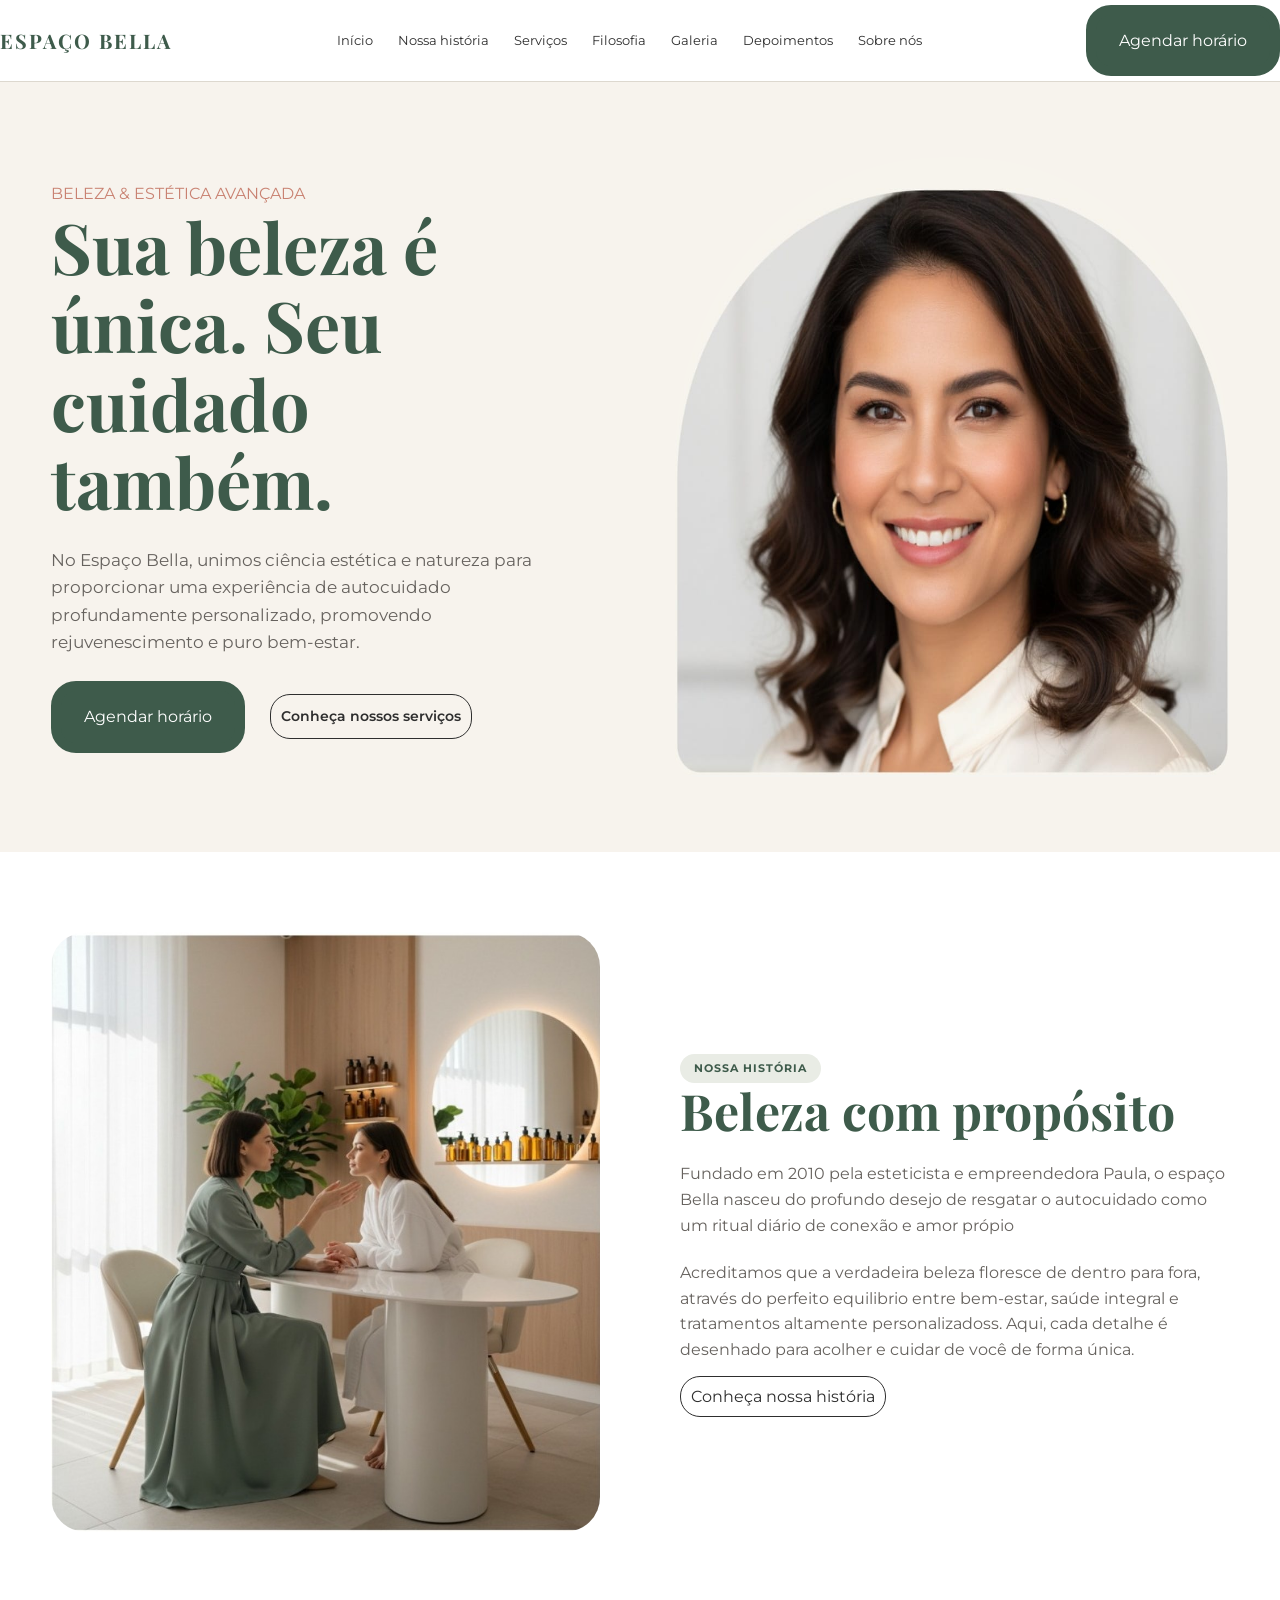
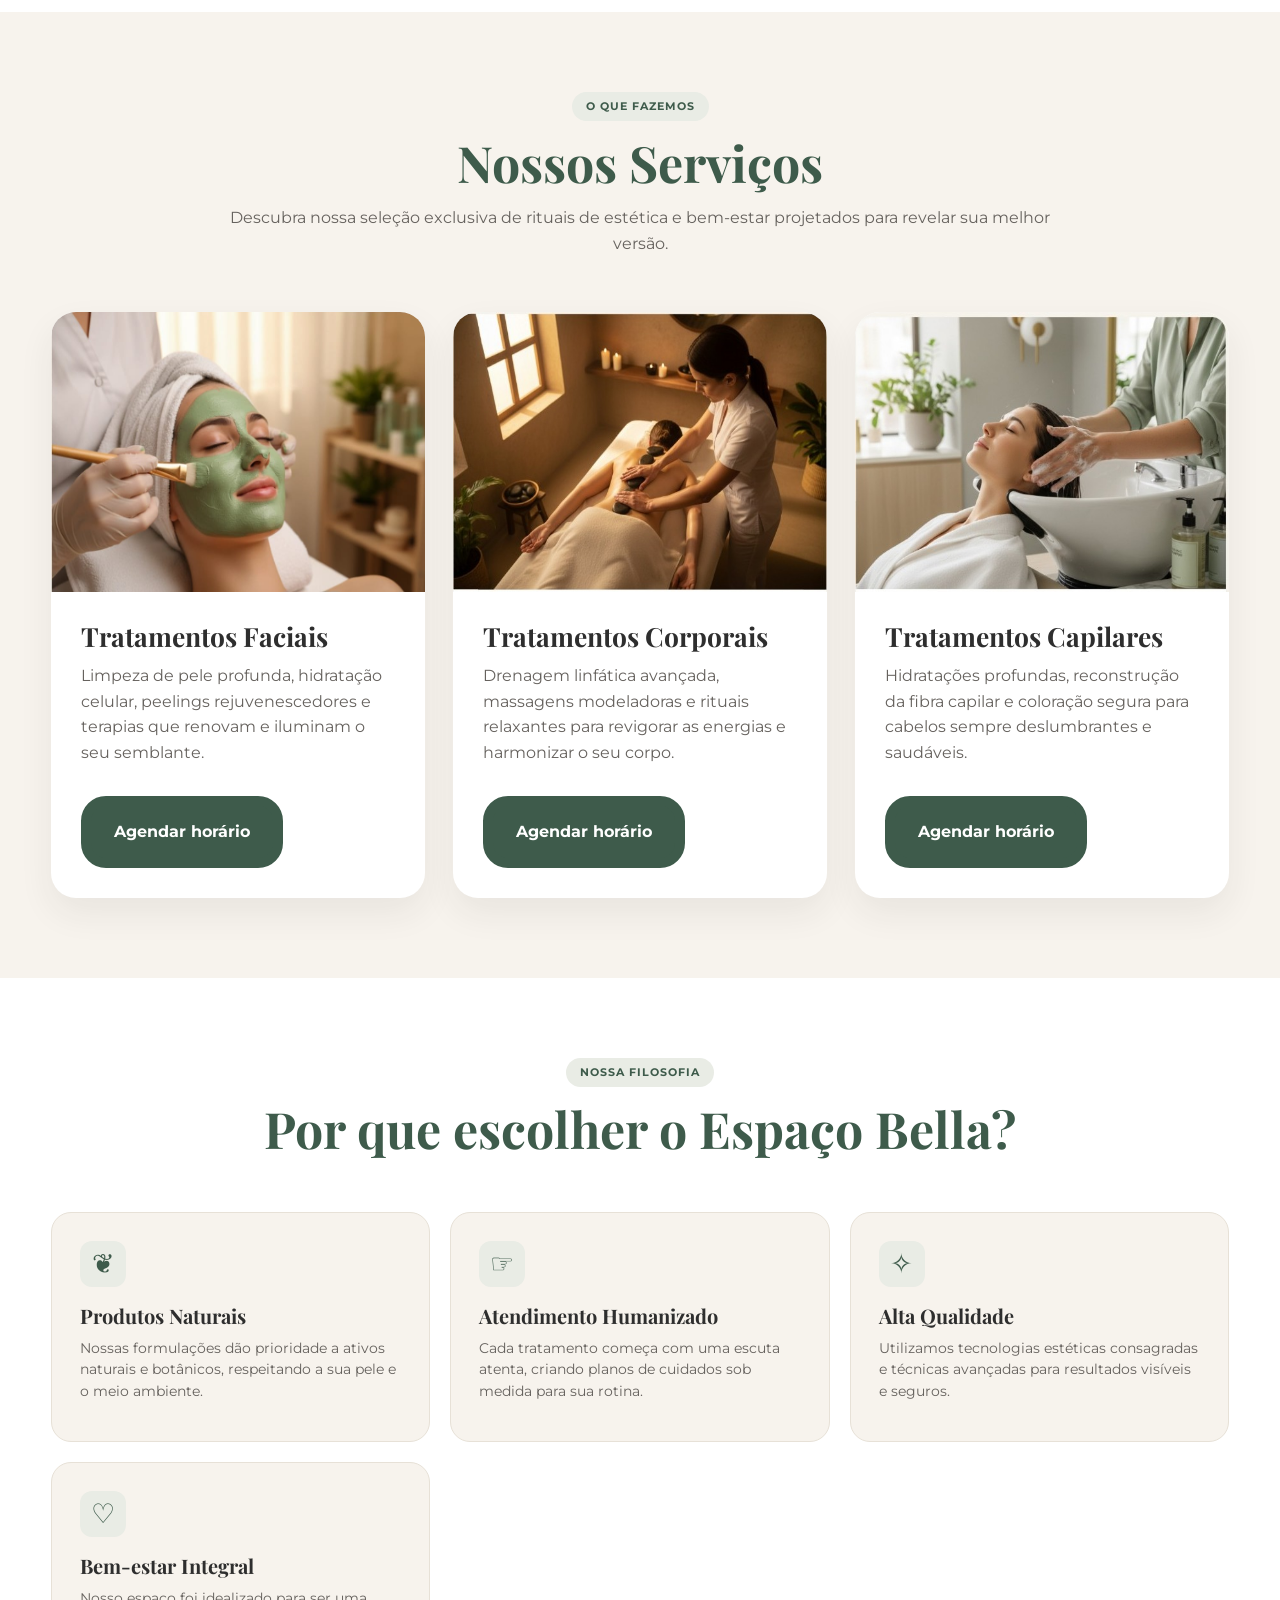
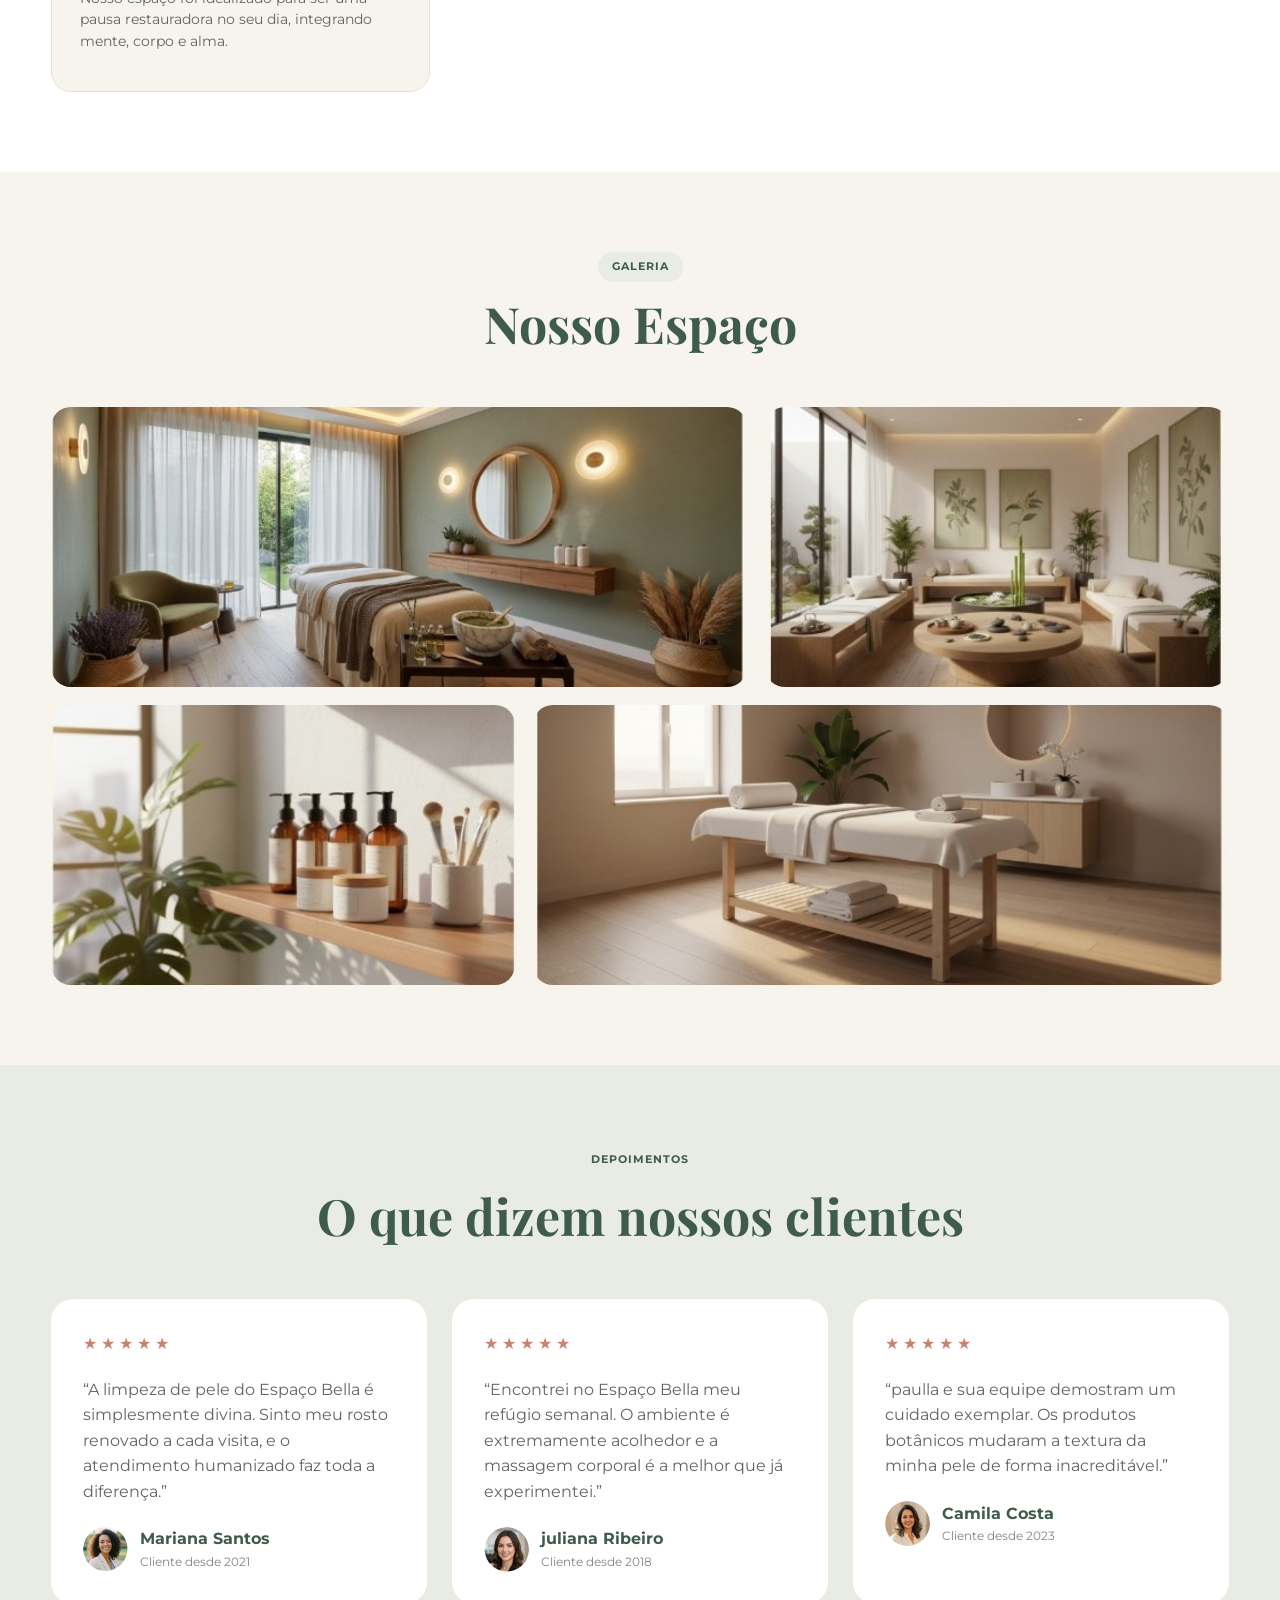
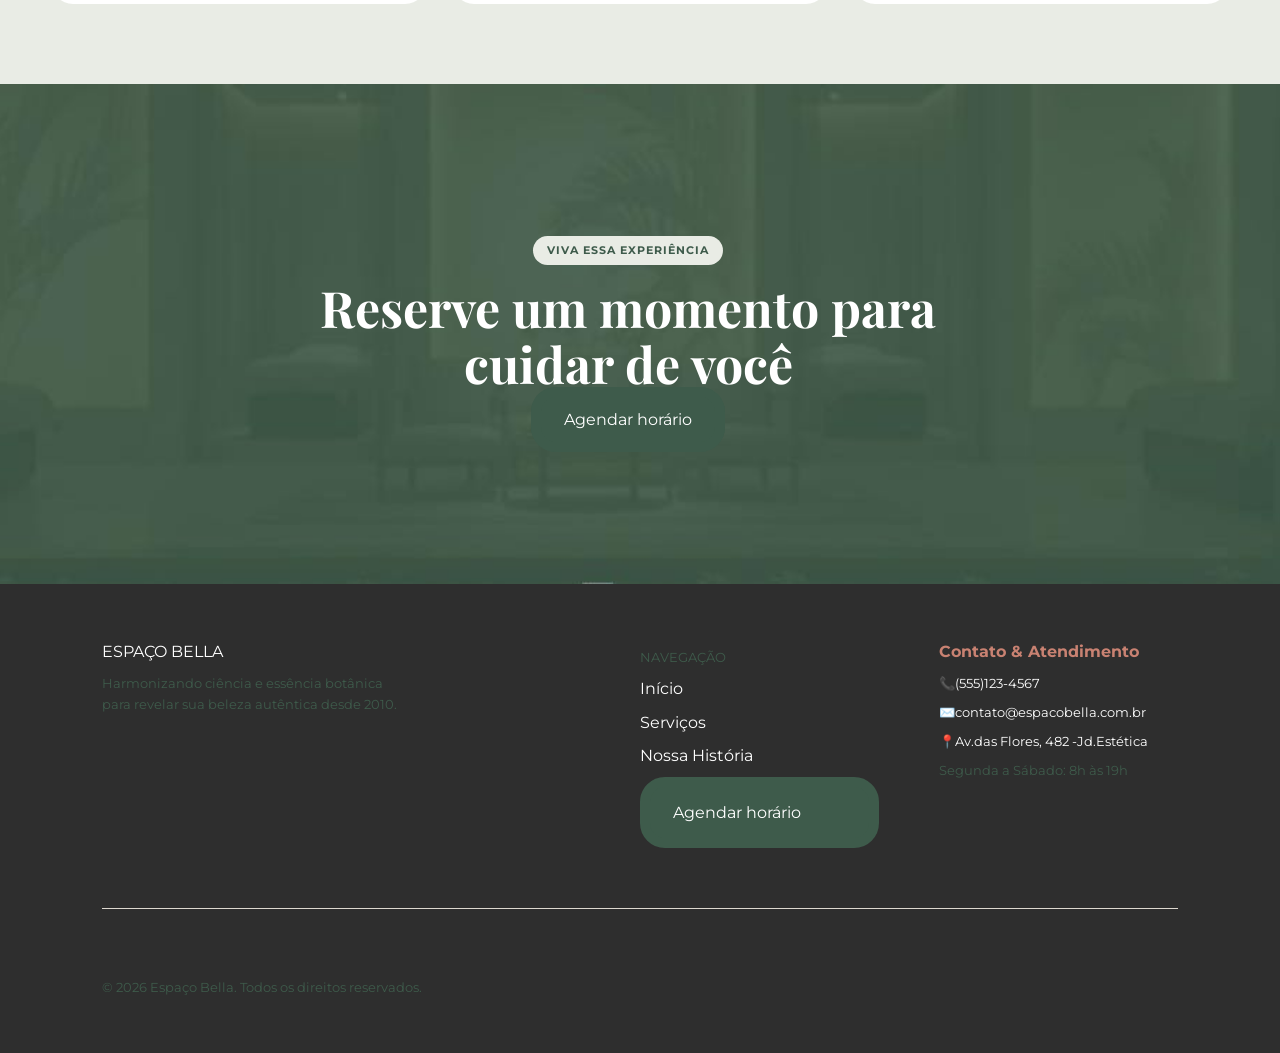
<file: index.html>
<!DOCTYPE html>
<html lang="pt-BR">
<head>
    <meta charset="UTF-8">
    <title>Espaço Bella | Beleza, cuidado e bem-estar</title>
    <meta name="description" content="Espaço Bella — centro de beleza e estética com tratamentos faciais, corporais e capilares.">
    <link rel="preconnect" href="https://fonts.googleapis.com">
    <link rel="preconnect" href="https://fonts.gstatic.com" crossorigin>
    <link href="https://fonts.googleapis.com/css2?family=Montserrat:wght@400;500;600;700&family=Playfair+Display:wght@500;600;700&display=swap" rel="stylesheet">
    <link rel="stylesheet" href="style.css">
</head>
<body>
<!--CABEÇALHO E MENU -->
<header class="topo">
    <a class="logo">ESPAÇO BELLA</a>

    <nav class="menu">
        <a href="#inicio">Início</a>
        <a href="#nossa historia"> Nossa história</a>
        <a href="#servicos">Serviços</a>
        <a href="#filosofia">Filosofia</a>
        <a href="#galeria">Galeria</a>
        <a href="#depoimentos">Depoimentos</a>
        <a href="sobre.html">Sobre nós</a>

    </nav>

    <a id="bt-agenda" href="agendamento.html">Agendar horário</a>
</header>
<!-- CONTEÚDO PRINCIPAL -->
<main>
    <!-- PÁGINA INICIAL -->
    <section class="hero" id="inicio">
        <div class="hero-texto">
            <span class="sub-titulo">BELEZA & ESTÉTICA AVANÇADA</span>
            <!-- Título principal -->
            <h1>Sua beleza é única. Seu cuidado também.</h1>
             <!-- Texto de apresentação -->
            <p>No Espaço Bella, unimos ciência estética e natureza para proporcionar uma experiência de autocuidado profundamente personalizado, promovendo rejuvenescimento e puro bem-estar.</p>
            <!-- Botões de acesso -->
            <div class="hero-botoes">
                <a id="bt-agenda" href="agendamento.html">Agendar horário</a>
                <a class="botao-link" > Conheça nossos serviços</a>
            </div>
        </div>
        <!-- Imagem principal -->
        <div class="hero-imagem">
            <img src="imagens/mulher1.jpeg" alt="Ambiente acolhedor com toalhas, plantas e produtos naturais">
        </div>
    </section>
    <!-- NOSSA HISTÓRIA -->
    <section class="historia secao" id="historia">
        <div class="historia-imagem">
            <img src="imagens/especialista.jpg" alt="Profissional conversando com uma cliente no Espaço Bella">
        </div>

        <div class="historia-texto">
            <span class="etiqueta">NOSSA HISTÓRIA</span>
            <h2>Beleza com propósito</h2>
            <p>Fundado em 2010 pela esteticista e empreendedora Paula, o espaço Bella nasceu do profundo desejo de resgatar o autocuidado como um ritual diário de conexão e amor própio</p>
            <p>Acreditamos que a verdadeira beleza floresce de dentro para fora, através do perfeito equilibrio entre bem-estar, saúde integral e tratamentos altamente personalizadoss. Aqui, cada detalhe é desenhado para acolher e cuidar de você de forma única.</p>
            <a href="sobre.html">Conheça nossa história</a>
        </div>
    </section>
    <!-- SERVIÇOS -->
    <section class="servicos secao-clara" id="servicos">
        <!-- Título e descrição da seção -->
        <div class="cabecalho-secao">
            <span class="etiqueta">O QUE FAZEMOS</span>
            <h2>Nossos Serviços</h2>
            <p>Descubra nossa seleção exclusiva de rituais de estética e bem-estar projetados para revelar sua melhor versão.</p>
        </div>
        <!-- Grade dos serviços -->
        <div class="cards-servicos">
            <!-- Primeiro serviço -->
            <article class="card-servico">
                <img src="imagens/facial.jpeg" alt="Tratamento facial com máscara natural">
                <div class="card-conteudo">
                    <h3>Tratamentos Faciais</h3>
                    <p>Limpeza de pele profunda, hidratação celular, peelings rejuvenescedores e terapias que renovam e iluminam o seu semblante.</p>
                    <a id="bt-agenda" href="agendamento.html">Agendar horário</a>
                </div>
            </article>
            <!-- Segundo serviço -->
            <article class="card-servico">
                <img src="imagens/corporal.jpg" alt="Tratamento corporal com massagem">
                <div class="card-conteudo">
                    <h3>Tratamentos Corporais</h3>
                    <p>Drenagem linfática avançada, massagens modeladoras e rituais relaxantes para revigorar as energias e harmonizar o seu corpo.</p>
                    <a id="bt-agenda" href="agendamento.html">Agendar horário</a>
                </div>
            </article>
            <!-- Terceiro serviço -->
            <article class="card-servico">
                <img src="imagens/capilar.jpg" alt="Tratamento capilar em lavatório">
                <div class="card-conteudo">
                    <h3>Tratamentos Capilares</h3>
                    <p>Hidratações profundas, reconstrução da fibra capilar e coloração segura para cabelos sempre deslumbrantes e saudáveis.</p>
                    <a id="bt-agenda" href="agendamento.html">Agendar horário</a>
                </div>
            </article>
        </div>
    </section>
    <!-- FILOSOFIA E BENEFÍCIOS -->
    <section class="filosofia secao" id="filosofia">
        <!-- Título da seção -->
        <div class="cabecalho-secao alinhado-centro">
            <span class="etiqueta">NOSSA FILOSOFIA</span>
            <h2>Por que escolher o Espaço Bella?</h2>
        </div>
        <!-- Grade dos benefícios -->
        <div class="beneficios">
            <article class="beneficio">
                <div class="icone">❦</div>
                <h3>Produtos Naturais</h3>
                <p>Nossas formulações dão prioridade a ativos naturais e botânicos, respeitando a sua pele e o meio ambiente.</p>
            </article>
            <!-- Benefício 1 -->
            <article class="beneficio">
                <div class="icone">☞</div>
                <h3>Atendimento Humanizado</h3>
                <p>Cada tratamento começa com uma escuta atenta, criando planos de cuidados sob medida para sua rotina.</p>
            </article>
            <!-- Benefício 2 -->
            <article class="beneficio">
                <div class="icone">✧</div>
                <h3>Alta Qualidade</h3>
                <p>Utilizamos tecnologias estéticas consagradas e técnicas avançadas para resultados visíveis e seguros.</p>
            </article>
            <!-- Benefício 3 -->
            <article class="beneficio">
                <div class="icone">♡</div>
                <h3>Bem-estar Integral</h3>
                <p>Nosso espaço foi idealizado para ser uma pausa restauradora no seu dia, integrando mente, corpo e alma.</p>
            </article>
        </div>
    </section>
    <!-- GALERIA / NOSSO ESPAÇO -->
    <section class="galeria secao-clara" id="galeria">
        <!-- Título da galeria -->
        <div class="cabecalho-secao galeria-titulo">
            <span class="etiqueta">GALERIA</span>
            <h2>Nosso Espaço</h2>
        </div>
        <!-- Grade de imagens -->
        <div class="grade-galeria">
            <!-- Primeira linha: 60% / 40% -->
    <div class="linha">
        <img src="imagens/galeria-1.jpg" alt="visão interna do nosso espaço">
        <img src="imagens/galeria-4.jpg" alt="visão da sala de espera do espaço">
    </div>
    <!-- Segunda linha: 40% / 60% -->
    <div class="linha linha-invertida">
        <img src="imagens/galeria-2.jpg" alt="alguns dos nossos produtos">
        <img src="imagens/galeria-5.jpg" alt="cama de massagem">

        
    </div>

</div>
    </section>
    <!-- DEPOIMENTOS DOS CLIENTES -->
    <section class="depoimentos secao" id="depoimentos">
        <!-- Título da seção -->
        <div class="cabecalho-secao alinhado-centro">
            <span class="etiqueta">DEPOIMENTOS</span>
            <h2>O que dizem nossos clientes</h2>
        </div>
         <!-- Cartões dos depoimentos -->
        <div class="cards-depoimentos">
            <!-- Depoimento de uma cliente -->
            <article class="depoimento">
                <div class="estrelas">★★★★★</div>
                <p>“A limpeza de pele do Espaço Bella é simplesmente divina. Sinto meu rosto renovado a cada visita, e o atendimento humanizado faz toda a diferença.”</p>
                <!-- Foto e identificação da cliente -->
                <div class="cliente">
                    <img src="imagens/mulher01.jpeg" alt="Mariana">
                    <div>
                    <strong>Mariana Santos</strong>
                    <span>Cliente desde 2021</span>
                    </div>
                </div>
            </article>

            <article class="depoimento">
                <div class="estrelas">★★★★★</div>
                <p>“Encontrei no Espaço Bella meu refúgio semanal. O ambiente é extremamente acolhedor e a massagem corporal é a melhor que já experimentei.”</p>
                <div class="cliente">
                    <img src="imagens/mulher2.jpeg" alt="Mariana">
                    <div>
                    <strong>juliana Ribeiro</strong>
                    <span>Cliente desde 2018</span>
                    </div>
                </div>
            </article>

            <article class="depoimento">
                <div class="estrelas">★★★★★</div>
                <p>“paulla e sua equipe demostram um cuidado exemplar. Os produtos botânicos mudaram a textura da minha pele de forma inacreditável.”</p>     
                <div class="cliente">
                    <img src="imagens/mulher3.jpeg" alt="Mariana">
                    <div>
                    <strong>Camila Costa</strong>
                    <span>Cliente desde 2023</span>
                    </div>
                </div>
            </article>
        </div>
    </section>
    <!-- AGENDAMENTO -->
    <section class="agendar" id="agendar">
        <div>
            <span class="etiqueta">VIVA ESSA EXPERIÊNCIA</span>
            <h2>Reserve um momento para <br>cuidar de você</h2>
            <a id="bt-agenda" href="agendamento.html">Agendar horário</a>
        </div>
        
    </section>
</main>
<!-- RODAPÉ -->
<footer class="rodape">
    <!-- Texto e botão de agendamento -->
    <div>
        <a >ESPAÇO <span>BELLA</span></a>
        <p>Harmonizando ciência e essência botânica<br> para revelar sua beleza autêntica desde 2010.</p>
    </div>
    <!-- Links de navegação -->
    <div class="rodape-links">
        <p>NAVEGAÇÃO</p>
        <a href="#inicio">Início</a>
        <a href="#servicos">Serviços</a>
        <a href="#historia">Nossa História</a>
        <a id="bt-agenda" href="agendamento.html">Agendar horário</a>
    </div>
    <!-- Informações de contato -->
    <div class="contatar">
        <strong>Contato & Atendimento</strong>
        <p>📞(555)123-4567</p>
        <p>✉️contato@espacobella.com.br</p>
        <p>📍Av.das Flores, 482 -Jd.Estética</p>
        <p id="disponibilidade">Segunda a Sábado: 8h às 19h</p>
    </div>
    <hr>
    <!-- Direitos autorais -->
    <P class="copyright">© 2026 Espaço Bella. Todos os direitos reservados.</P>

</footer>

</body>
</html>
</file>
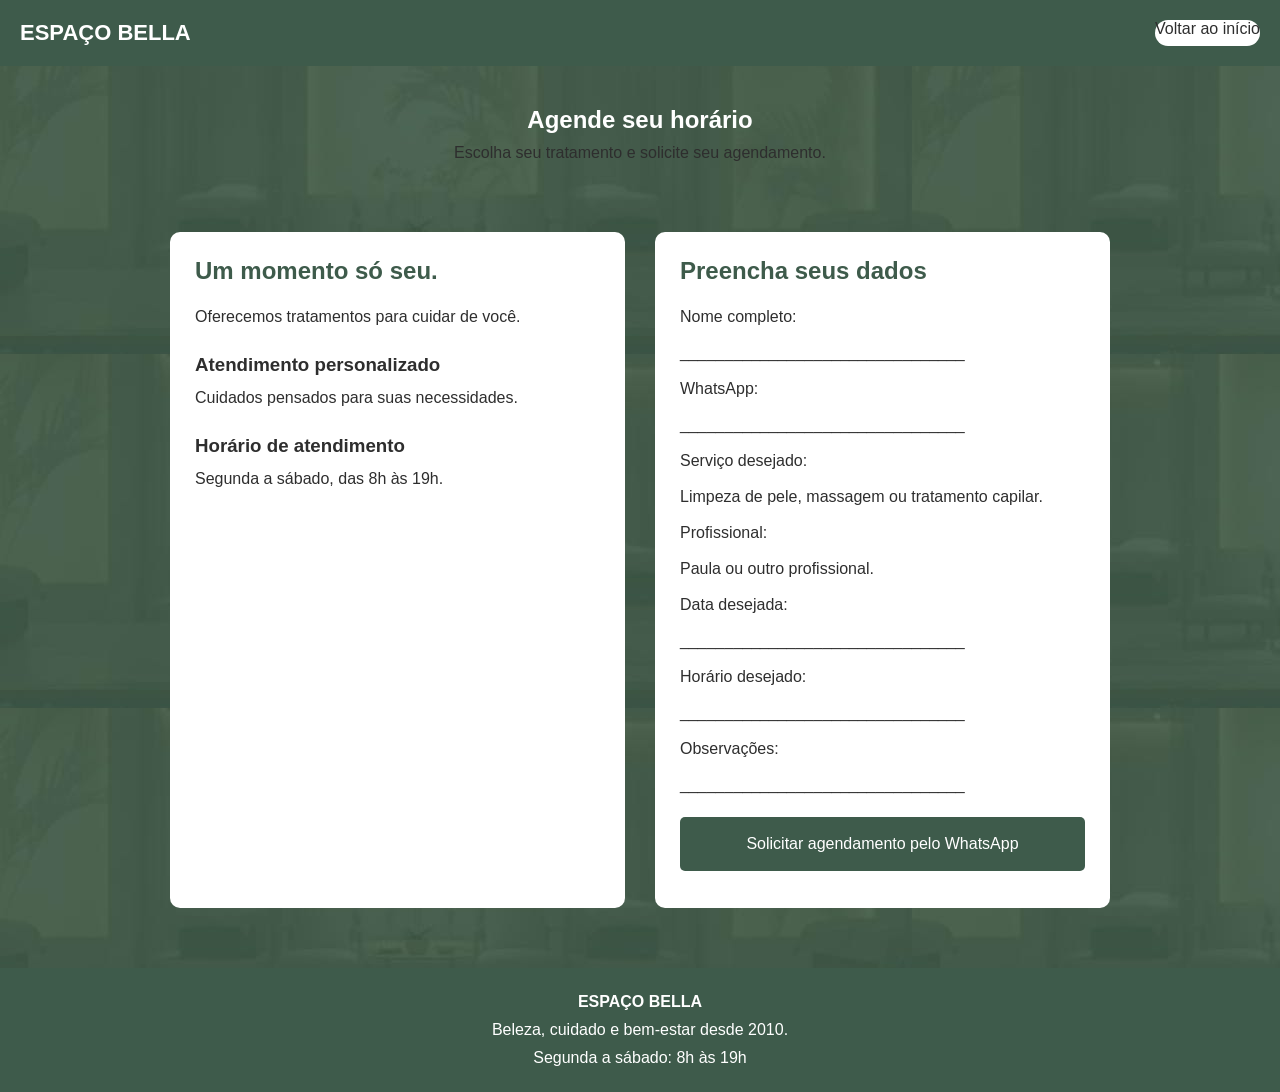
<file: agendamento.html>
<!DOCTYPE html>
<html lang="pt-BR">
<head>
    <meta charset="UTF-8">
    <meta name="viewport" content="width=device-width, initial-scale=1.0">
    <title>Agendamento | Espaço Bella</title>
    <link rel="stylesheet" href="agendamento.css">
</head>
<body>

    <header class="topo">
        <a href="index.html" class="logo">ESPAÇO BELLA</a>
        <a href="index.html" class="voltar">Voltar ao início</a>
    </header>

    <main>
        <section class="apresentacao">
            <h1>Agende seu horário</h1>
            <p>Escolha seu tratamento e solicite seu agendamento.</p>
        </section>

        <section class="area-agendamento">

            <div class="informacoes">
                <h2>Um momento só seu.</h2>
                <p>Oferecemos tratamentos para cuidar de você.</p>

                <h3>Atendimento personalizado</h3>
                <p>Cuidados pensados para suas necessidades.</p>

                <h3>Horário de atendimento</h3>
                <p>Segunda a sábado, das 8h às 19h.</p>
            </div>

            <div class="formulario-container">
                <h2>Preencha seus dados</h2>

                <form>
                    <p>Nome completo:</p>
                    <p>________________________________</p>

                    <p>WhatsApp:</p>
                    <p>________________________________</p>

                    <p>Serviço desejado:</p>
                    <p>Limpeza de pele, massagem ou tratamento capilar.</p>

                    <p>Profissional:</p>
                    <p>Paula ou outro profissional.</p>

                    <p>Data desejada:</p>
                    <p>________________________________</p>

                    <p>Horário desejado:</p>
                    <p>________________________________</p>

                    <p>Observações:</p>
                    <p>________________________________</p>

                    <p>
                        <a>
                            Solicitar agendamento pelo WhatsApp
                        </a>
                    </p>
                </form>
            </div>

        </section>
    </main>

    <footer class="rodape">
        <a href="index.html">ESPAÇO BELLA</a>
        <p>Beleza, cuidado e bem-estar desde 2010.</p>
        <p>Segunda a sábado: 8h às 19h</p>
    </footer>

</body>
</html>
</file>
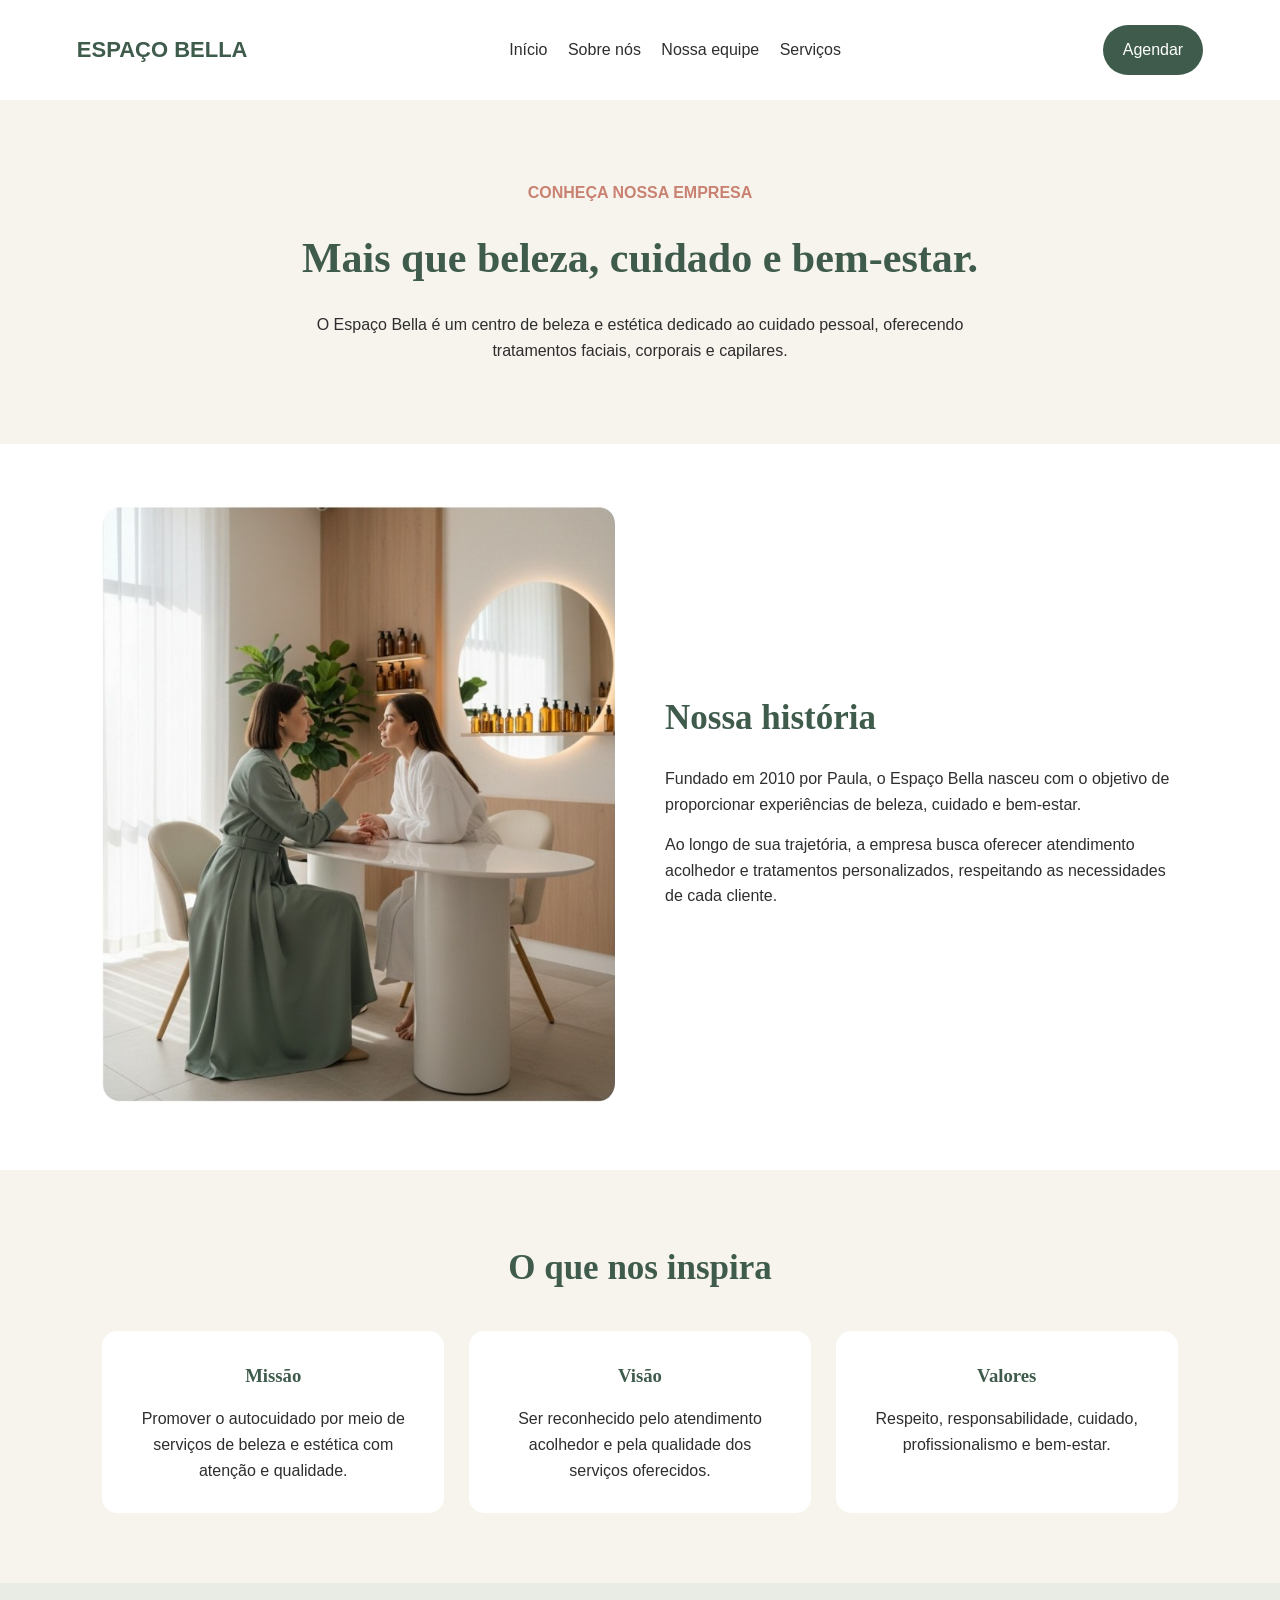
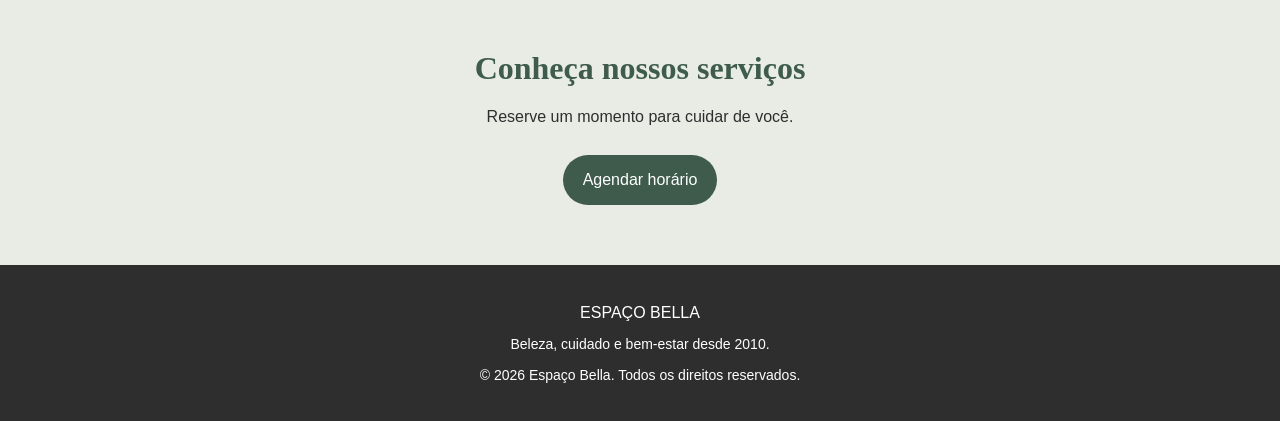
<file: sobre.html>
<!DOCTYPE html>
<html lang="pt-BR">
<head>
    <meta charset="UTF-8">
    <meta name="viewport" content="width=device-width, initial-scale=1.0">

    <title>Sobre Nós | Espaço Bella</title>

    <link rel="stylesheet" href="sobre.css">
</head>
<body>

    <!-- CABEÇALHO -->
    <header class="topo">
        <a href="index.html" class="logo">ESPAÇO BELLA</a>

        <nav>
            <a href="index.html">Início</a>
            <a href="sobre.html">Sobre nós</a>
            <a href="#equipe">Nossa equipe</a>
            <a href="#servicos">Serviços</a>
        </nav>

        <a href="agendamento.html" class="botao">Agendar</a>
    </header>

    <main>

        <!-- APRESENTAÇÃO -->
        <section class="apresentacao">
            <p class="subtitulo">CONHEÇA NOSSA EMPRESA</p>

            <h1>Mais que beleza, cuidado e bem-estar.</h1>

            <p>
                O Espaço Bella é um centro de beleza e estética
                dedicado ao cuidado pessoal, oferecendo tratamentos
                faciais, corporais e capilares.
            </p>
        </section>

        <!-- HISTÓRIA -->
        <section class="historia">

            <div class="imagem">
                <img src="imagens/especialista.jpg"
                     alt="Profissional de estética atendendo uma cliente">
            </div>

            <div class="texto">
                <h2>Nossa história</h2>

                <p>
                    Fundado em 2010 por Paula, o Espaço Bella
                    nasceu com o objetivo de proporcionar experiências
                    de beleza, cuidado e bem-estar.
                </p>

                <p>
                    Ao longo de sua trajetória, a empresa busca oferecer
                    atendimento acolhedor e tratamentos personalizados,
                    respeitando as necessidades de cada cliente.
                </p>
            </div>

        </section>

        <!-- MISSÃO, VISÃO E VALORES -->
        <section class="valores">

            <h2>O que nos inspira</h2>

            <div class="cards">

                <article class="card">
                    <h3>Missão</h3>
                    <p>
                        Promover o autocuidado por meio de serviços
                        de beleza e estética com atenção e qualidade.
                    </p>
                </article>

                <article class="card">
                    <h3>Visão</h3>
                    <p>
                        Ser reconhecido pelo atendimento acolhedor
                        e pela qualidade dos serviços oferecidos.
                    </p>
                </article>

                <article class="card">
                    <h3>Valores</h3>
                    <p>
                        Respeito, responsabilidade, cuidado,
                        profissionalismo e bem-estar.
                    </p>
                </article>

            </div>
        </section>

        <!-- CHAMADA PARA AGENDAMENTO -->
        <section class="convite">
            <h2>Conheça nossos serviços</h2>

            <p>
                Reserve um momento para cuidar de você.
            </p>

            <a href="agendamento.html" class="botao">
                Agendar horário
            </a>
        </section>

    </main>

    <!-- RODAPÉ -->
    <footer class="rodape">
        <a href="index.html">ESPAÇO BELLA</a>
        <p>Beleza, cuidado e bem-estar desde 2010.</p>
        <p>© 2026 Espaço Bella. Todos os direitos reservados.</p>
    </footer>

</body>
</html>
</file>
<file: style.css>
/* CONFIGURAÇÕES GERAIS */
* {
    margin: 0;
    padding: 0;
    box-sizing: border-box;
}



body {
    background: #F7F3ED;
    color: #2E2E2E;
    font-family: "Montserrat", Arial, sans-serif;
    line-height: 1.6;
}

/* Faz as imagens ocuparem toda a largura disponível */
img {
    display: block;
    width: 100%;
    
}

a {
    color:#2E2E2E;
    text-decoration: none;
    border-radius: 10px;
}
#bt-agenda{
    border: #3e5b4b 10px solid ;
    border-radius: 25px;
    background-color: #3e5b4b;
    color: white;
    padding: 13px 23px;
}
.sub-titulo{
    color: #C98272;
}
/* TEXTOS E FONTES */
h1, h2, h3 {
    font-family: "Playfair Display", Georgia, serif;
    line-height: 1.12;
}

h1 {
    font-size: 70px;
    color: #3E5B4B;
}

h2 {
    font-size: 50px;
    color: #3E5B4B;
}

h3 {
    font-size: 1.65rem;
}

p {
    color: #66625E;
}
/* CABEÇALHO E MENU */
.topo {
    width: 100%;
    margin: 0 auto;
    min-height: 82px;
    display: flex;
    align-items: center;
    justify-content: space-between;
    gap: 25px;
    border-bottom: 1px solid #DDD8CF;
    background-color: white;
}

.logo {
    font-family: "Playfair Display", Georgia, serif;
    font-size: 1.25rem;
    font-weight: 700;
    letter-spacing: 2px;
    color: #3E5B4B;
    white-space: nowrap;
}


/* Organiza os itens do menu lado a lado */
.menu {
    display: flex;
    justify-content: center;
    /* Espaço entre os itens */
    gap: 25px;
    flex-wrap: wrap;
    font-size: .82rem;
    color: #55514D;
}

.menu a:hover,
.rodape a:hover {
    color: #C98272;
}
/* BOTÕES */
.botao {
    display: inline-flex;
    align-items: center;
    justify-content: center;
    background: #3E5B4B;
    color: white;
    border-radius: 30px;
    padding: 13px 23px;
    font-weight: 600;
    font-size: .84rem;
    border: 1px solid #3E5B4B;
}

.botao:hover {
    background: #2E4639;
}

.botao-topo {
    white-space: nowrap;
}

.botao-link {
    color:#2E2E2E;
    font-weight: 600;
    font-size: .9rem;
    padding: 10px;
    border:1px #2E2E2E solid;
    border-radius: 20px 20px 20px 20px;
}
/* ETIQUETAS */
.etiqueta {
    display: inline-block;
    background: #E9ECE5;
    color: #3E5B4B;
    border-radius: 20px;
    padding: 6px 14px;
    font-size: .68rem;
    font-weight: 700;
    letter-spacing: 1px;
}
/* PÁGINA INICIAL */
/* Organiza texto e imagem em duas colunas */
.hero {
    width: min(1180px, 92%);
    margin: 0 auto;
    min-height: 720px;
    display: grid;
    grid-template-columns: 1fr 1fr;
    align-items: center;
    gap: 70px;
    padding: 75px 0;
}

.hero-texto p {
    max-width: 530px;
    font-size: 1.08rem;
    margin: 25px 0;
}
.historia-texto >a{
    border: #2E2E2E 1px solid;
    padding: 10px;
    border-radius: 20px 20px 20px 20px;
}
.hero-texto h1 em,
.historia-texto h2 em {
    color: #C98272;
    font-weight: 500;
}

.hero-botoes {
    display: flex;
    align-items: center;
    gap: 25px;
    flex-wrap: wrap;
}

.hero-imagem {
    position: relative;
}

.hero-imagem img {
    height: 620px;
    border-radius: 48% 48% 22px 22px;
}

.secao,
.secao-clara {
    padding: 80px 4%;
}

.secao-clara {
    background: #F7F3ED;
}
/* NOSSA HISTÓRIA */
.historia {
    background: #FFFFFF;
    display: grid;
    grid-template-columns: 1fr 1fr;
    align-items: center;
    gap: 80px;
}

.historia-imagem img {
    height: 600px;
    border-radius: 35px;
}

.historia-texto p {
    max-width: 550px;
    margin: 22px 0;
}

.historia-texto .botao-link {
    display: inline-block;
    margin-top: 15px;
}
/* TÍTULOS DAS SEÇÕES */
.cabecalho-secao {
    text-align: center;
    max-width: 850px;
    margin: 0 auto 55px;
    
}
.filosofia{
    background-color: white;
}
.cabecalho-secao h2 {
    margin: 14px 0;
}

.cabecalho-secao p {
    font-size: 1rem;
}
/* SERVIÇOS */
/* Organiza os três cartões de serviços */
.cards-servicos {
    display: grid;
    grid-template-columns: 1fr 1fr 1fr;
    gap: 28px;
}

.card-servico {
    background: #FFFFFF;
    border-radius: 25px;
    overflow: hidden;
    box-shadow: 0 15px 35px rgba(46, 46, 46, .07);
}

.card-servico img {
    height: 280px;
}

.card-conteudo {
    padding: 30px;
}

.card-conteudo h3 {
    margin-bottom: 12px;
}

.card-conteudo p {
    min-height: 115px;
}

.card-conteudo a {
    display: inline-block;
    margin-top: 18px;
    color: #C98272;
    font-weight: 700;
}

.card-conteudo a span {
    margin-left: 8px;
    font-size: 1.2rem;
}

.alinhado-centro {
    text-align: center;
}
/* FILOSOFIA E BENEFÍCIOS */
.beneficios {
    display: grid;
    grid-template-columns: 1fr 1fr 1fr;
    gap: 20px;
}

.beneficio {
    background: #F7F3ED;
    border: 1px solid #E7E1D7;
    border-radius: 20px;
    padding: 28px;
    min-height: 230px;
}

.icone {
    width: 46px;
    height: 46px;
    border-radius: 12px;
    background: #E9ECE5;
    color: #3E5B4B;
    display: grid;
    place-items: center;
    font-size: 1.7rem;
    margin-bottom: 18px;
}

.beneficio h3 {
    font-size: 1.25rem;
    margin-bottom: 10px;
}

.beneficio p {
    font-size: .85rem;
}
/* GALERIA - NOSSO ESPAÇO */
.galeria {
    background: #F7F3ED;
}

.galeria-titulo {
    text-align: center;
    max-width: 1180px;
}
/* Organiza as imagens da galeria */
.grade-galeria {
    display: grid;
    gap: 18px;
}
/* Primeira linha: 60% para a primeira imagem
   e 40% para a segunda */

.linha {
    display: grid;
    grid-template-columns: 3fr 2fr;
    gap: 18px;
}
/* Segunda linha: inverte para 40% e 60% */
.linha-invertida {
    grid-template-columns: 2fr 3fr;
}

.linha img {
    width: 100%;
    height: 280px;
    object-fit: cover;
    border-radius: 20px;
}
.depoimentos {
    background: #E9ECE5;
}
/* Coloca foto e nome da cliente lado a lado */
.cliente {
    display: flex;
    align-items: center;
    gap: 12px;
}
/* Deixa a foto redonda */
.cliente img {
    width: 45px;
    height: 45px;
    border-radius: 50%;
    object-fit: cover;
}


.cards-depoimentos {
    display: grid;
    grid-template-columns: 1fr 1fr 1fr;
    gap: 25px;
}
/* DEPOIMENTOS */
.depoimento {
    background: white;
    border-radius: 22px;
    padding: 32px;
}

.estrelas {
    color: #C98272;
    letter-spacing: 4px;
    margin-bottom: 20px;
}

.depoimento p {
    margin-bottom: 22px;
}

.depoimento strong,
.depoimento span {
    display: block;
}

.depoimento strong {
    color: #3E5B4B;
}

.depoimento span {
    font-size: .78rem;
    color: #88827C;
}
/* AGENDAMENTO */
.agendar {
    width: 100%;
    min-height: 500px;
    padding: 100px 8%;
    /* Imagem ocupa todo o fundo da seção */
    background-image: url("imagens/fundo.jpeg");
    /* Faz a imagem preencher a seção */
    background-size: cover;
    background-position: center;

    color: white;

    display: flex;
    align-items: center;
    justify-content: space-between;
    gap: 35px;
    text-align: center;
    padding-left: 25%;
}

.agendar h2 {
    color: white;
    margin: 15px 0;
    
}

.agendar p {
    color: #E7ECE8;
    max-width: 600px;
}
.agendar a{
    background-color: #C98272;
    color: white;
    border: none;
}
.botao-claro {
    background: white;
    color: #3E5B4B;
    border-color: white;
    white-space: nowrap;
}
/* RODAPÉ */
.rodape {
    background:#2E2E2E;
    padding: 55px 8%;
    display: grid;
    grid-template-columns: 2fr 1fr 1fr;
    gap: 60px;
}
.rodape a{
    color: white;
}
.rodape-links {
    display: flex;
    flex-direction: column;
    gap: 8px;
}
.rodape-links p{
    color: #C98272;
}
.contatar strong{
    color: #C98272;
}
.rodape p {  
    font-size: .82rem;
    margin-top: 8px;
    color:#3E5B4B;
}
.contatar p{
    color: #FFFFFF;
}
#disponibilidade{
    color: #3E5B4B;
}
/* Faz a linha ocupar todas as colunas */
.rodape hr {
    grid-column: 1 / -1;
    width: 100%;
    border: none;
    border-top: 1px solid #DDD8CF;
}
.copyright {
    grid-column: 1 / -1;
    text-align: left;
    margin: 0;
}
</file>
<file: agendamento.css>
/* CONFIGURAÇÕES GERAIS */
* {
    margin: 0;
    padding: 0;
    box-sizing: border-box;
}

body {
    background-image: url(imagens/fundo.jpeg);
    color: #2E2E2E;
    font-family: Arial, sans-serif;
}

/* CABEÇALHO */
.topo {
    background: #3E5B4B;
    padding: 20px;
    display: flex;
    justify-content: space-between;
}

.logo {
    color: white;
    text-decoration: none;
    font-size: 22px;
    font-weight: bold;
}

.voltar {
    color:#2E2E2E;
    background-color: white;
    border: white ;
    border-radius: 20px;
    text-decoration: none;
    size: 1px;
}

/* APRESENTAÇÃO */
.apresentacao {
    text-align: center;
    padding: 40px 20px;
}

.apresentacao h1 {
    color: white;
    margin-bottom: 10px;
}

/* ÁREA PRINCIPAL */
.area-agendamento {
    display: flex;
    gap: 30px;
    padding: 30px;
    max-width: 1000px;
    margin: auto;
}

.informacoes,
.formulario-container {
    background:white;
    padding: 25px;
    border-radius: 10px;
    flex: 1;
}

.informacoes h2,
.formulario-container h2 {
    color:#3E5B4B;
    margin-bottom: 20px;
}

.informacoes h3 {
    margin-top: 25px;
    margin-bottom: 10px;
}

.informacoes p {
    margin-bottom: 15px;
    line-height: 1.5;
}

/* TEXTOS DO FORMULÁRIO */
.formulario-container p {
    margin-bottom: 12px;
    line-height: 1.5;
}

/* LINK DE AGENDAMENTO */
.formulario-container a {
    display: block;
    background: #3E5B4B;
    color: white;
    text-align: center;
    padding: 15px;
    border-radius: 5px;
    text-decoration: none;
    margin-top: 20px;
}

.formulario-container a:hover {
    background: #AAB9A8;
    color: #2E2E2E;
}

/* RODAPÉ */
.rodape {
    background: #3E5B4B;
    color: white;
    text-align: center;
    padding: 25px;
    margin-top: 30px;
}

.rodape a {
    color: white;
    text-decoration: none;
    font-weight: bold;
}

.rodape p {
    margin-top: 10px;
}
</file>
<file: sobre.css>
/* CONFIGURAÇÕES GERAIS */
* {
    margin: 0;
    padding: 0;
    box-sizing: border-box;
}

body {
    background: #F7F3ED;
    color: #2E2E2E;
    font-family: Arial, sans-serif;
    line-height: 1.6;
}

a {
    text-decoration: none;
    color: inherit;
}

h1, h2, h3 {
    font-family: Georgia, serif;
    color: #3E5B4B;
}

/* CABEÇALHO */
.topo {
    background: white;
    padding: 25px 6%;
    display: flex;
    justify-content: space-between;
    align-items: center;
    gap: 20px;
    flex-wrap: wrap;
}

.logo {
    color: #3E5B4B;
    font-size: 22px;
    font-weight: bold;
}

nav a {
    margin: 0 8px;
}

nav a:hover {
    color: #C98272;
}

/* BOTÕES */
.botao {
    display: inline-block;
    background: #3E5B4B;
    color: white;
    padding: 12px 20px;
    border-radius: 25px;
}

.botao:hover {
    background: #2E4639;
}

/* APRESENTAÇÃO */
.apresentacao {
    text-align: center;
    padding: 80px 10%;
}

.subtitulo {
    color: #C98272;
    font-weight: bold;
}

.apresentacao h1 {
    font-size: 42px;
    margin: 20px 0;
}

.apresentacao p {
    max-width: 650px;
    margin: 0 auto;
}

/* HISTÓRIA */
.historia {
    background: white;
    padding: 60px 8%;
    display: flex;
    align-items: center;
    gap: 50px;
}

.imagem, .texto {
    width: 50%;
}

.imagem img {
    width: 100%;
    border-radius: 20px;
}

.texto h2 {
    font-size: 35px;
    margin-bottom: 20px;
}

.texto p {
    margin-bottom: 15px;
}

/* MISSÃO, VISÃO E VALORES */
.valores {
    padding: 70px 8%;
    text-align: center;
}

.valores h2 {
    font-size: 35px;
    margin-bottom: 35px;
}

.cards {
    display: flex;
    gap: 25px;
}

.card {
    background: white;
    padding: 30px;
    border-radius: 15px;
    flex: 1;
}

.card h3 {
    margin-bottom: 15px;
}

/* CONVITE */
.convite {
    background: #E9ECE5;
    text-align: center;
    padding: 60px 20px;
}

.convite h2 {
    font-size: 32px;
    margin-bottom: 10px;
}

.convite p {
    margin-bottom: 25px;
}

/* RODAPÉ */
.rodape {
    background: #2E2E2E;
    color: white;
    text-align: center;
    padding: 35px 15px;
}

.rodape p {
    margin-top: 8px;
    font-size: 14px;
}
</file>
